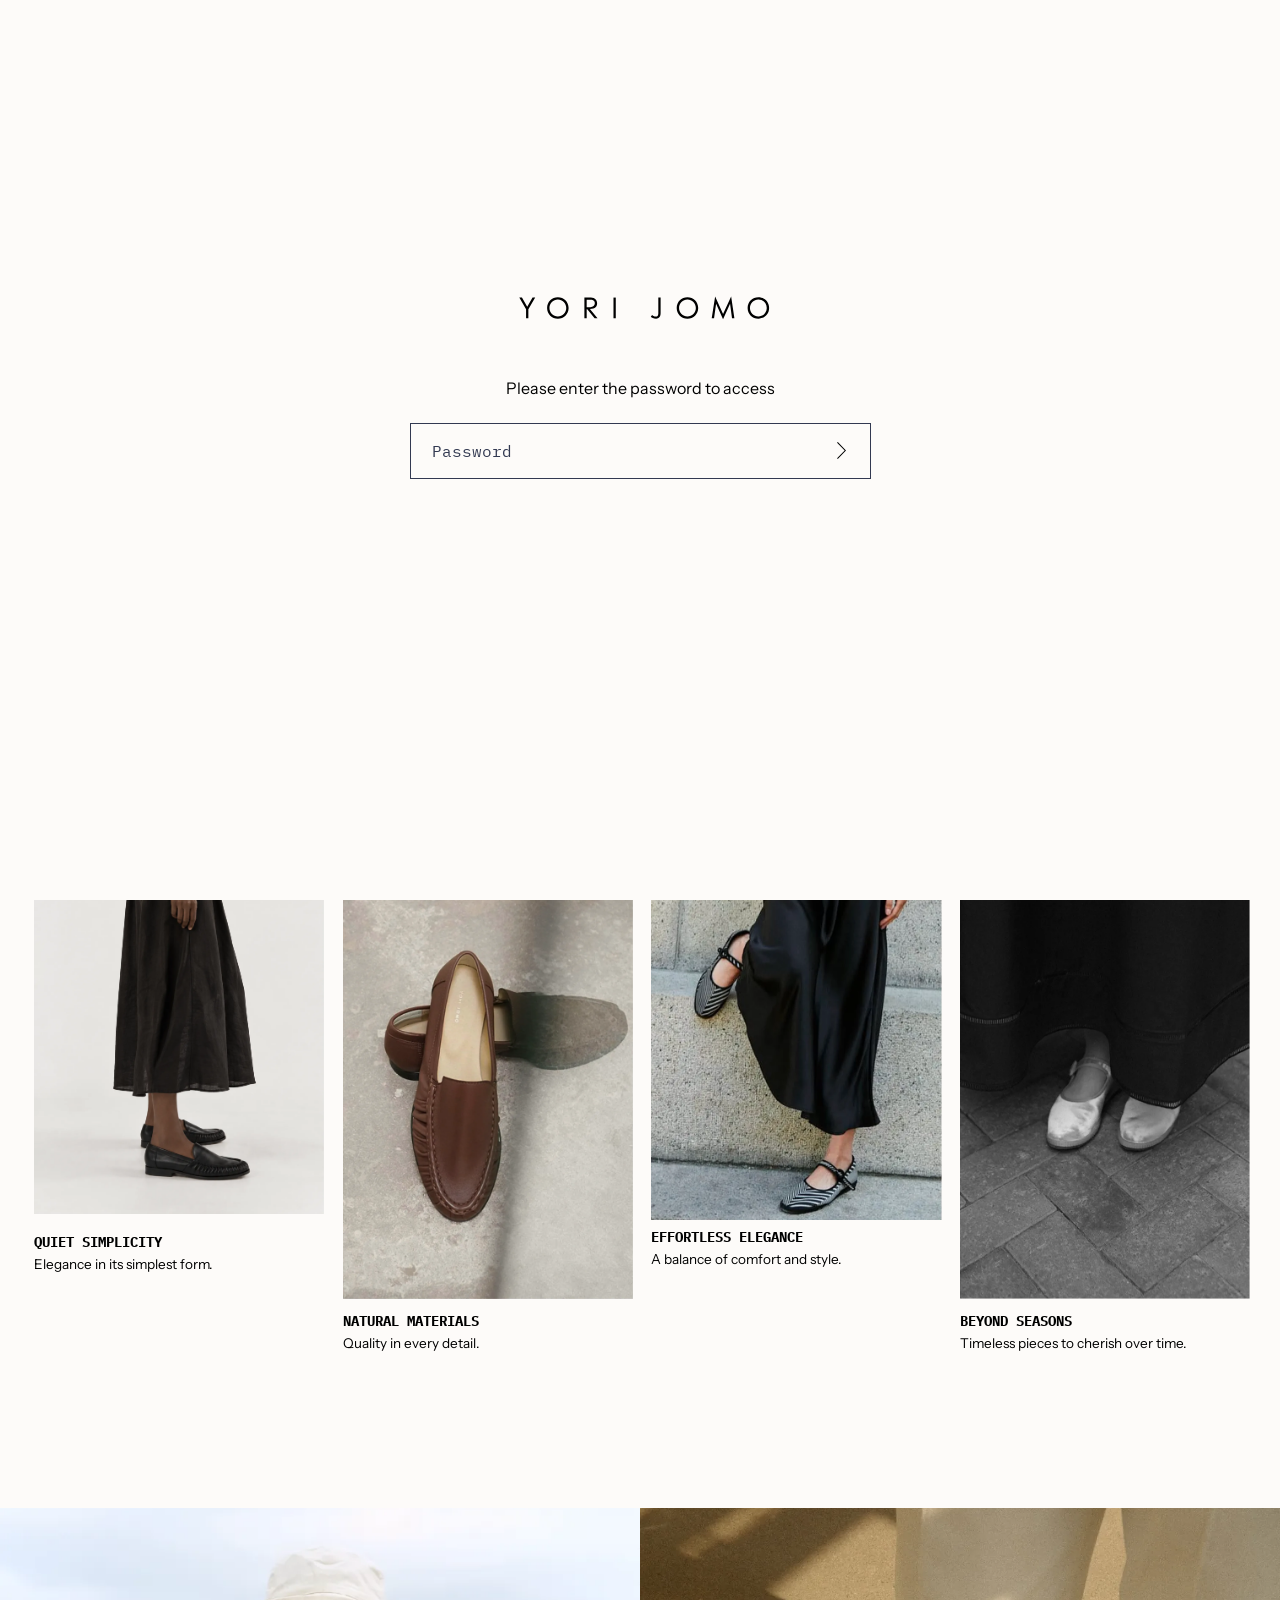
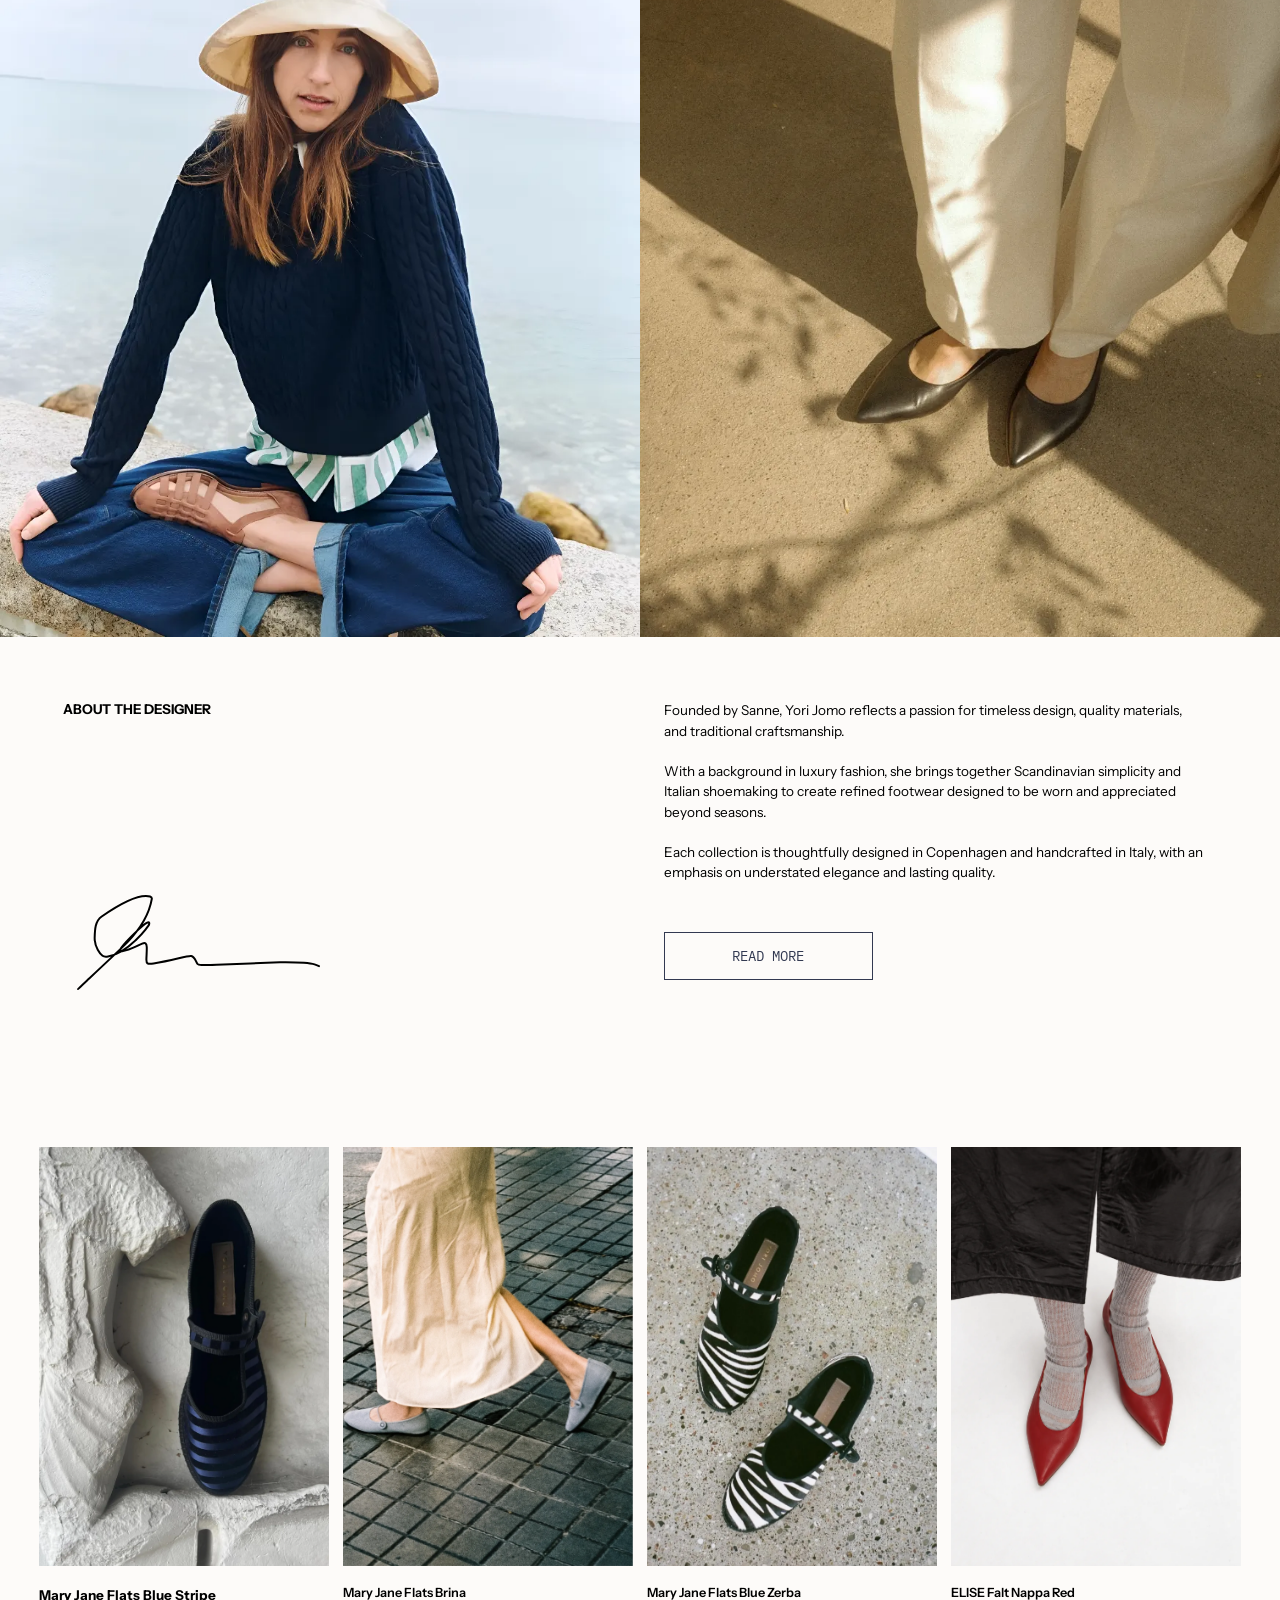
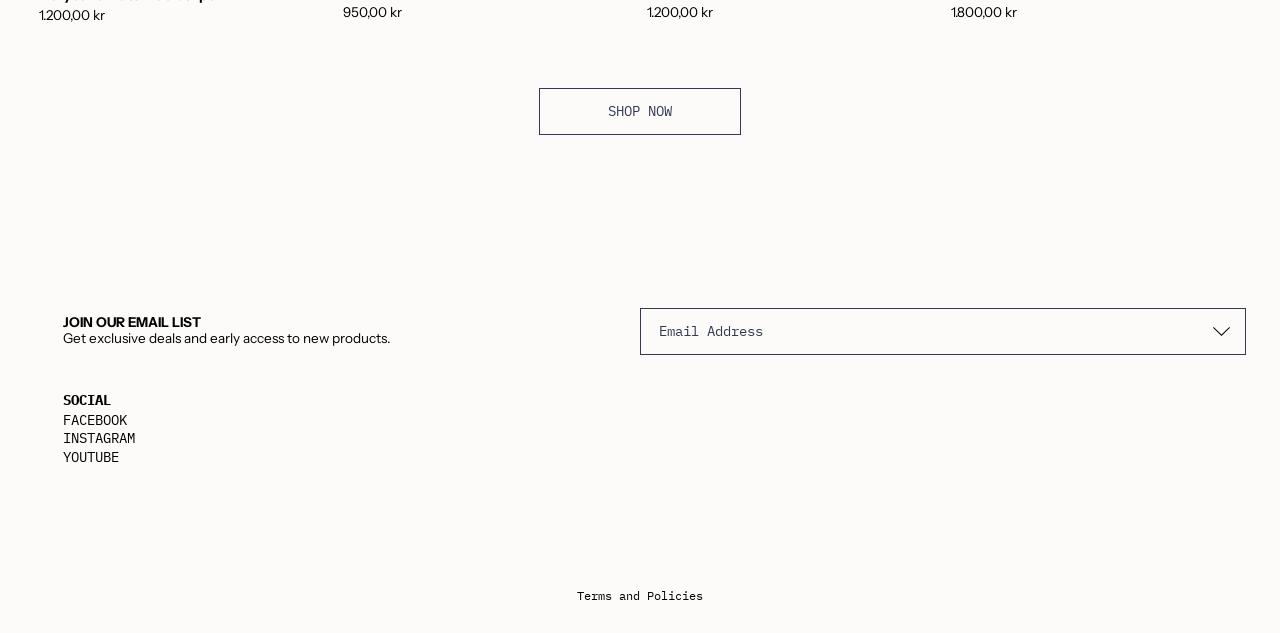
<file: index.html>
<!doctype html>
<html lang="en">
  <head>
    <meta charset="utf-8" />
    <meta name="viewport" content="width=device-width, initial-scale=1" />
    <meta
      name="description"
      content="Yori Jomo — considered footwear, made in Italy."
    />
    <meta name="robots" content="noindex, nofollow, noarchive" />
    <title>Yori Jomo — Considered Footwear</title>
    <link rel="preconnect" href="https://fonts.googleapis.com" />
    <link rel="preconnect" href="https://fonts.gstatic.com" crossorigin />
    <link rel="stylesheet" href="newsletter-popup.css" />
    <link
      href="https://fonts.googleapis.com/css2?family=IBM+Plex+Mono:wght@400;700&family=Instrument+Sans:wght@400;600;700&display=swap"
      rel="stylesheet"
    />
    <link rel="stylesheet" href="styles.css" />
    <script src="script.js" defer></script>
  </head>
  <div class="yori-popup-backdrop" id="yoriPopupBackdrop"></div>

  <section
    class="yori-popup"
    id="yoriPopup"
    role="dialog"
    aria-modal="true"
    aria-labelledby="yoriPopupTitle"
    aria-hidden="true"
  >
    <button
      class="yori-popup__close"
      id="yoriPopupClose"
      type="button"
      aria-label="Close newsletter popup"
    >
      &times;
    </button>

    <div class="yori-popup__image">
      <img src="assets/newsletter-popup.webp" alt="Yori Jomo shoes" />
    </div>

    <div class="yori-popup__content">
      <h2 id="yoriPopupTitle">GET ON THE LIST</h2>

      <p class="yori-popup__description">
        What's inside: New arrivals, exclusive sales, event invites and more
      </p>

      <form class="yori-popup__form" id="yoriPopupForm">
        <input
          type="email"
          placeholder="YOUR EMAIL, PLEASE."
          aria-label="Email address"
          required
        />
        <button type="submit">SIGN UP</button>
      </form>

      <p class="yori-popup__privacy">
        To see how we may use your information, take a look at our
        <a href="#">privacy policy</a>
      </p>
    </div>
  </section>

  <body>
    <main class="page" id="top">
      <section class="hero" aria-labelledby="hero-title">
        <img class="hero__image" src="assets/hero.webp" alt="" />
        <header class="site-header">
          <nav class="header-navigation" aria-label="Main navigation">
            <button
              class="header-navigation__menu-toggle"
              type="button"
              aria-expanded="false"
              aria-controls="primary-navigation"
            >
              MENU
            </button>
            <div class="header-navigation__links" id="primary-navigation">
              <a href="#featured-products">SHOP</a>
              <a href="#designer">ABOUT</a>
              <a href="#categories">RETAIL</a>
              <a href="#footer">CONTACT</a>
            </div>
            <a
              class="header-navigation__logo"
              href="#top"
              aria-label="Yori Jomo home"
            >
              <img src="assets/header-logo.svg" alt="Yori Jomo" />
            </a>
            <div class="header-navigation__actions">
              <span class="header-navigation__currency">DKK</span>
              <button
                class="header-navigation__search-toggle"
                type="button"
                aria-label="Open product search"
                aria-expanded="false"
                aria-controls="site-search"
              >
                <img src="assets/header-search.svg" alt="" />
              </button>
              <a
                class="header-navigation__bag"
                href="#featured-products"
                aria-label="Shop shoes"
              >
                <img src="assets/header-bag.svg" alt="" />
              </a>
            </div>
            <form class="header-search" id="site-search" role="search" hidden>
              <label class="visually-hidden" for="site-search-input"
                >Search shoes</label
              >
              <input
                id="site-search-input"
                type="search"
                placeholder="Search shoes"
              />
            </form>
          </nav>
        </header>
        <div class="hero__copy">
          <h1 id="hero-title">ABOUT<br />YORI JOMO</h1>
          <p>
            “Founded with the idea of creating shoes that feel understated,
            refined, and easy to wear across seasons,<br />
            Yori Jomo combines Scandinavian simplicity with traditional Italian
            shoemaking.”
          </p>
        </div>
        <img class="hero__scroll" src="assets/scroll-indicator.svg" alt="" />
      </section>

      <section class="categories" id="categories" aria-label="Shoes">
        <div class="category-grid">
          <article class="category-card category-card--one">
            <img
              class="category-card__image"
              src="assets/category-1.webp"
              alt=""
            />
            <div class="category-card__caption">
              <p class="category-card__eyebrow">QUIET SIMPLICITY</p>
              <p>Elegance in its simplest form.</p>
            </div>
          </article>
          <article class="category-card category-card--two">
            <img
              class="category-card__image"
              src="assets/category-2.webp"
              alt=""
            />
            <div class="category-card__caption">
              <p class="category-card__eyebrow">NATURAL MATERIALS</p>
              <p>Quality in every detail.</p>
            </div>
          </article>
          <article class="category-card category-card--three">
            <div class="category-card__crop category-card__crop--three">
              <img src="assets/category-3.webp" alt="" />
            </div>
            <div class="category-card__caption">
              <p class="category-card__eyebrow">EFFORTLESS ELEGANCE</p>
              <p>A balance of comfort and style.</p>
            </div>
          </article>
          <article class="category-card category-card--four">
            <div class="category-card__crop category-card__crop--four">
              <img src="assets/category-4.webp" alt="" />
            </div>
            <div class="category-card__caption">
              <p class="category-card__eyebrow">BEYOND SEASONS</p>
              <p>Timeless pieces to cherish over time.</p>
            </div>
          </article>
        </div>
      </section>

      <section class="editorial-images" aria-label="Yori Jomo footwear">
        <img
          class="editorial-images__left"
          src="assets/about-left.webp"
          alt=""
        />
        <div class="editorial-images__right">
          <img src="assets/about-right.webp" alt="" />
        </div>
      </section>

      <section class="designer" id="designer" aria-labelledby="designer-title">
        <h2 id="designer-title">ABOUT THE DESIGNER</h2>
        <img
          class="designer__signature"
          src="assets/designer-signature.svg"
          alt=""
        />
        <div class="designer__copy">
          <div class="designer__quote">
            <p>
              Founded by Sanne, Yori Jomo reflects a passion for timeless
              design, quality materials, and traditional craftsmanship.
            </p>

            <p>
              With a background in luxury fashion, she brings together
              Scandinavian simplicity and Italian shoemaking to create refined
              footwear designed to be worn and appreciated beyond seasons.
            </p>

            <p>
              Each collection is thoughtfully designed in Copenhagen and
              handcrafted in Italy, with an emphasis on understated elegance and
              lasting quality.
            </p>
          </div>
          <button class="outline-button" type="button">READ MORE</button>
        </div>
      </section>

      <section
        class="featured"
        id="featured-products"
        aria-label="Featured shoes"
      >
        <div class="product-grid">
          <article class="product-card product-card--one">
            <img
              class="product-card__image"
              src="assets/featured-1.webp"
              alt=""
            />
            <div class="product-card__details">
              <h3>Mary Jane Flats Blue Stripe</h3>
              <p>1.200,00 kr</p>
            </div>
          </article>
          <article class="product-card product-card--two">
            <img
              class="product-card__image"
              src="assets/featured-2.webp"
              alt=""
            />
            <div class="product-card__details">
              <h3>Mary Jane Flats Brina</h3>
              <p>950,00 kr</p>
            </div>
          </article>
          <article class="product-card product-card--three">
            <img
              class="product-card__image"
              src="assets/featured-3.webp"
              alt=""
            />
            <div class="product-card__details">
              <h3>Mary Jane Flats Blue Zerba</h3>
              <p>1.200,00 kr</p>
            </div>
          </article>
          <article class="product-card product-card--four">
            <img
              class="product-card__image"
              src="assets/featured-4.webp"
              alt=""
            />
            <div class="product-card__details">
              <h3>ELISE Falt Nappa Red</h3>
              <p>1.800,00 kr</p>
            </div>
          </article>
        </div>
        <button class="outline-button" type="button">SHOP NOW</button>
      </section>

      <footer class="footer" id="footer">
        <div class="footer__newsletter">
          <div class="footer__newsletter-copy">
            <p class="footer__heading">JOIN OUR EMAIL LIST</p>
            <p>Get exclusive deals and early access to new products.</p>
          </div>
          <form class="newsletter-form">
            <label class="visually-hidden" for="newsletter-email"
              >Email Address</label
            >
            <input
              id="newsletter-email"
              name="email"
              type="email"
              placeholder="Email Address"
              required
            />
            <button type="submit" aria-label="Submit email address">
              <img src="assets/footer-arrow.svg" alt="" />
            </button>
            <p class="newsletter-form__status" aria-live="polite"></p>
          </form>
        </div>

        <div class="footer__socials">
          <p class="footer__heading">SOCIAL</p>

          <a
            href="https://www.facebook.com/yorijomo/"
            class="footer__social-link footer__social-link--facebook"
            target="_blank"
            rel="noopener noreferrer"
          >
            FACEBOOK
          </a>

          <a
            href="https://www.instagram.com/yorijomo/"
            class="footer__social-link footer__social-link--instagram"
            target="_blank"
            rel="noopener noreferrer"
          >
            INSTAGRAM
          </a>

          <a
            href="https://www.youtube.com/"
            class="footer__social-link footer__social-link--youtube"
            target="_blank"
            rel="noopener noreferrer"
          >
            YOUTUBE
          </a>
        </div>

        <p class="footer__terms">Terms and Policies</p>
      </footer>
    </main>
    <script src="./login.js"></script>
    <script src="./newsletter-popup.js"></script>
  </body>
</html>
</file>
<file: newsletter-popup.css>
.yori-popup-backdrop {
  position: fixed;
  inset: 0;
  background: rgba(0, 0, 0, 0.45);
  z-index: 3500;
  display: none;
}

.yori-popup {
  position: fixed;
  top: 50%;
  left: 50%;
  transform: translate(-50%, -50%);
  z-index: 3600;
  display: none;
  grid-template-columns: 261px minmax(0, 1fr);
  gap: 26px;
  width: min(758px, calc(100% - 32px));
  min-height: 448px;
  padding: 50px 34px 48px;
  background: #fff;
  color: #000;
  box-sizing: border-box;
}

.yori-popup.is-visible {
  display: grid;
}

.yori-popup-backdrop.is-visible {
  display: block;
}

.yori-popup__close {
  position: absolute;
  top: 16px;
  right: 16px;
  border: none;
  background: none;
  color: #000;
  font-size: 28px;
  font-weight: 400;
  line-height: 1;
  cursor: pointer;
}

.yori-popup__image img {
  display: block;
  width: 261px;
  height: 350px;
  object-fit: cover;
}

.yori-popup__content {
  display: flex;
  min-width: 0;
  flex-direction: column;
  align-items: stretch;
}

.yori-popup__content h2 {
  margin: 40px 0 30px;
  font-family: "Instrument Sans", sans-serif;
  font-size: 40px;
  font-weight: 400;
  line-height: 1;
  text-align: center;
}

.yori-popup__description {
  margin: 0;
  font-family: "Instrument Sans", sans-serif;
  font-size: 16px;
  line-height: 24px;
  text-align: center;
}

.yori-popup__form {
  display: grid;
  grid-template-columns: minmax(0, 1fr) 96px;
  align-items: end;
  gap: 8px;

  width: 90%;
  margin: 80px auto 0;
}

.yori-popup__form input {
  flex: 1;
  width: 100%;
  min-width: 0;
  height: 35px;
  box-sizing: border-box;
  border: 0;
  border-bottom: 1px solid #000;
  border-radius: 0;
  padding: 8px 0;
  background: transparent;
  font-family: "IBM Plex Mono", monospace;
  font-size: 12px;
  outline: none;
}

.yori-popup__form input::placeholder {
  color: #686767;
}

.yori-popup__form button {
  flex: 0 0 96px;
  height: 35px;
  border: 0;
  background: #101010;
  color: #fdfbf9;
  font-family: "IBM Plex Mono", monospace;
  font-size: 12px;
  cursor: pointer;
}

.yori-popup__privacy {
  margin: 17px 0 0;
  width: 100%;
  color: rgba(0, 0, 0, 0.5);
  font-family: "Instrument Sans", sans-serif;
  font-size: 11px;
  line-height: 1.3;
  text-align: center;
}

.yori-popup__privacy a {
  color: inherit;
  font-style: italic;
  text-decoration: underline;
}

@media (max-width: 650px) {
  .yori-popup {
    grid-template-columns: 1fr;
    gap: 20px;
    padding: 60px 22px 60px;
    max-height: 90dvh;
    overflow-y: auto;
  }

  .yori-popup__image img {
    width: 100%;
    height: 180px;
  }

  .yori-popup__content h2 {
    margin: 2 0 20px;
    font-size: clamp(26px, 7vw, 36px);
  }

  .yori-popup__description {
    font-size: 14px;
    line-height: 1.4;
    margin-bottom: 40px;
  }

  .yori-popup__form {
    margin-top: 28px;
  }

  .yori-popup__form input {
    font-size: 12px;
  }
}
</file>
<file: styles.css>
:root {
  --color-background: #fdfbf9;
  --color-navy: #323951;
  --color-text: #000;
  --color-white: #fdfbf9;
  --font-body: "Instrument Sans", sans-serif;
  --font-mono: "IBM Plex Mono", monospace;
  --spacing-6: 24px;
}

* {
  box-sizing: border-box;
}

html {
  min-width: 0;
  scroll-behavior: smooth;
}

body {
  min-width: 0;
  margin: 0;
  background: var(--color-background);
  color: var(--color-text);
  font-family: var(--font-body);
  font-size: 16px;
  font-weight: 400;
}

p,
h1,
h2,
h3 {
  margin: 0;
}

button,
input {
  font: inherit;
}

.page {
  position: relative;
  width: 100%;
  max-width: 1890px;
  margin: 0 auto;
  overflow: hidden;
  background: var(--color-background);
  container-type: inline-size;
}

.hero {
  position: relative;
  height: clamp(620px, 64.9471cqi, 1228px);
  overflow: hidden;
}

.hero__image {
  position: absolute;
  top: 0;
  left: -1.7857%;
  display: block;
  width: 103.5714%;
  height: 85%;
  object-fit: fill;
}

.site-header {
  position: absolute;
  z-index: 2;
  inset: 0 0 auto;
  height: clamp(56px, 4.8942cqi, 92.5px);
  padding-inline: clamp(20px, 2.6455cqi, 50px);
  color: var(--color-white);
}

.header-navigation {
  position: relative;
  display: flex;
  width: 100%;
  height: 100%;
  align-items: center;
  justify-content: space-between;
}

.header-navigation__links {
  display: flex;
  align-items: center;
  gap: 3.5714cqi;
}

.header-navigation__menu-toggle {
  display: none;
}

.header-navigation__links a,
.header-navigation__currency {
  color: inherit;
  font-family: var(--font-mono);
  font-size: clamp(9px, 0.9921cqi, 18.75px);
  font-weight: 400;
  line-height: 1;
  text-decoration: none;
}

.header-navigation__links a:nth-child(1) {
  width: 3.0423cqi;
}

.header-navigation__links a:nth-child(2),
.header-navigation__links a:nth-child(3) {
  width: 4.1005cqi;
}

.header-navigation__links a:nth-child(4) {
  width: 5.2248cqi;
}

.header-navigation__links a {
  transition: font-weight 160ms ease;
}

.header-navigation__links a:hover {
  font-weight: 700;
}

.header-navigation__links a:focus-visible,
.header-navigation__logo:focus-visible,
.header-navigation__bag:focus-visible,
.header-navigation__search-toggle:focus-visible {
  outline: 1px solid currentColor;
  outline-offset: 5px;
}

.header-navigation__logo {
  position: absolute;
  top: 50%;
  left: 50%;
  display: block;
  width: max-content;
  transform: translate(-50%, -50%)
    scale(clamp(1, calc(100cqi / 889.4px), 2.125));
}

.header-navigation__logo img,
.header-navigation__search-toggle img,
.header-navigation__bag img {
  display: block;
  height: auto;
}

.header-navigation__actions {
  display: flex;
  align-items: center;
  gap: clamp(12px, 1.72cqi, 32px);
}

.header-navigation__currency {
  display: inline-flex;
  align-items: center;
  gap: 8px;
  padding: 5px 0;
  border: 0;
  background: transparent;
  color: inherit;
  font-family: var(--font-mono);
  font-size: clamp(9px, 0.9921cqi, 18.75px);
  font-weight: 400;
  line-height: 1;
  white-space: nowrap;
  cursor: pointer;
}

.header-navigation__search-toggle,
.header-navigation__bag {
  display: grid;
  width: clamp(14px, 1.3254cqi, 25px);
  height: clamp(16px, 1.59cqi, 30px);
  flex: 0 0 auto;
  place-items: center;
  padding: 0;
  border: 0;
  background: transparent;
  color: inherit;
  cursor: pointer;
}

.header-navigation__search-toggle img {
  transform: scale(clamp(1.08, calc(100cqi / 771.4px), 2.45));
}

.header-navigation__bag img {
  transform: scale(clamp(1.07, calc(100cqi / 964.3px), 1.96));
}

.header-search {
  position: absolute;
  top: calc(100% - 4px);
  right: 0;
  width: clamp(220px, 26.5cqi, 500px);
  padding: 10px 14px;
  background: #fdfbf9;
}

.header-search[hidden] {
  display: none;
}

.header-search input {
  width: 100%;
  border: 0;
  outline: 0;
  background: transparent;
  color: #000;
  font-family: var(--font-mono);
  font-size: clamp(12px, 0.98cqi, 18px);
}
.header-search input::placeholder {
  color: #000;
  opacity: 1;
}

.header-search input::-webkit-search-cancel-button {
  filter: brightness(0);
}

.hero__copy {
  position: absolute;
  top: 51.69%;
  left: 2.6455%;
  width: 52.05%;
  color: var(--color-white);
}

.hero__copy h1 {
  margin-bottom: clamp(8px, 0.794cqi, 15px);
  font-size: clamp(24px, 2.1164cqi, 40px);
  font-weight: 700;
  line-height: normal;
}

.hero__copy p {
  font-size: clamp(12px, 1.0582cqi, 20px);
  line-height: var(--spacing-6);
}

.hero__scroll {
  position: absolute;
  bottom: 18%;
  left: 50%;
  display: block;
  transform: translateX(-50%) scale(clamp(0.5, calc(100cqi / 1512px), 1.25));
}

.categories {
  position: relative;
  width: 100%;
  height: clamp(500px, 62.2354cqi, 1176px);
  margin-top: -200px;
  margin-bottom: 80px;
  overflow: hidden;
}

.category-grid {
  position: absolute;
  top: 5.6878cqi;
  right: 2.315cqi;
  left: 2.6455cqi;
  display: grid;
  grid-template-columns: repeat(4, minmax(0, 1fr));
  align-items: start;
  column-gap: 1.46cqi;
}

.category-card {
  display: flex;
  min-width: 0;
  flex-direction: column;
  align-items: flex-start;
}

.category-card__image,
.category-card__crop {
  display: block;
  width: 100%;
  aspect-ratio: 0.6715;
  object-fit: cover;
}

.category-card--one {
  margin-top: 6.116cqi;
}

.category-card--one .category-card__caption {
  margin-top: clamp(12px, 1.521cqi, 28px);
}

.category-card--two {
  padding-top: 12.698cqi;
}

.category-card--two .category-card__caption,
.category-card--four .category-card__caption {
  margin-top: clamp(10px, 1.124cqi, 21px);
}

.category-card--three {
  margin-top: 6.58cqi;
}

.category-card__crop {
  position: relative;
  overflow: hidden;
}

.category-card__crop img {
  display: block;
  position: static;
  width: 100%;
  height: 100%;
  max-width: 100%;
  object-fit: cover;
  object-position: center;
}

.category-card--three .category-card__caption {
  margin-top: clamp(7px, 0.6614cqi, 12.5px);
}

.category-card--four {
  padding-top: 12.698cqi;
}

.category-card__caption {
  width: 100%;
  font-size: clamp(11px, 1.0582cqi, 20px);
  line-height: 1.5;
}

.category-card__eyebrow {
  height: 1.5em;
  font-family: var(--font-mono);
  font-size: inherit;
  font-weight: 700;
  line-height: 1.25;
}

.editorial-images {
  display: grid;
  width: 100%;
  height: 56.9444cqi;
  grid-template-columns: repeat(2, minmax(0, 1fr));
  grid-template-rows: minmax(0, 1fr);
}

.editorial-images__left,
.editorial-images__right {
  display: block;
  min-height: 0;
  width: 100%;
  height: 100%;
}

.editorial-images__left {
  object-fit: cover;
  object-position: bottom;
}

.editorial-images__right {
  position: relative;
  overflow: hidden;
}

.editorial-images__right img {
  position: absolute;
  top: -3.52%;
  left: -0.93%;
  width: 100.93%;
  height: 106.07%;
}

.designer {
  position: relative;
  width: 100%;
  height: clamp(350px, 33.5979cqi, 638px);
  overflow: hidden;
  margin-bottom: 80px;
}

.designer h2 {
  position: absolute;
  top: 14.57%;
  left: 4.8942%;
  font-size: clamp(12px, 1.0582cqi, 20px);
  font-weight: 700;
  line-height: 1.5;
}

.designer__signature {
  position: absolute;
  top: 60%;
  left: 6.018cqi;
  display: block;
  transform: scale(clamp(0.5, calc(100cqi / 1512px), 1.25));
  transform-origin: top left;
}

.designer__copy {
  position: absolute;
  top: 14.764%;
  left: 51.852%;
  display: flex;
  width: 42.328%;
  flex-direction: column;
  gap: 50px;
}

.designer__quote {
  height: auto;
  overflow: hidden;
  font-size: clamp(12px, 1.0582cqi, 20px);
  line-height: 1.5;
}

.designer__quote p {
  margin: 0 0 20px;
}

.designer__quote p:last-child {
  margin-bottom: 0;
}

.outline-button {
  display: inline-flex;
  width: max-content;
  min-height: clamp(42px, 3.6376cqi, 68.75px);
  align-items: center;
  justify-content: center;
  padding: clamp(10px, 1.0582cqi, 20px) clamp(32px, 5.291cqi, 100px);
  border: 1px solid var(--color-navy);
  background: transparent;
  color: var(--color-navy);
  font-family: var(--font-mono);
  font-size: clamp(12px, 1.0582cqi, 20px);
  font-weight: 400;
  line-height: normal;
  text-decoration: none;
  white-space: nowrap;
  cursor: pointer;
  transition:
    background-color 0.25s ease,
    color 0.25s ease;
}

.outline-button:hover {
  background-color: #000;
  color: #fff;
}

.outline-button:focus-visible {
  outline: 2px solid var(--color-navy);
  outline-offset: 3px;
}

.featured {
  display: flex;
  width: 100%;
  margin-top: clamp(32px, 2.6455cqi, 50px);
  margin-bottom: clamp(100px, 11.5741cqi, 219px);
  flex-direction: column;
  align-items: center;
  gap: clamp(44px, 4.8942cqi, 92.5px);
}

.product-grid {
  display: grid;
  width: 93.9%;
  grid-template-columns: repeat(4, minmax(0, 1fr));
  align-items: start;
  gap: 1.1973%;
}

.product-card {
  display: flex;
  min-width: 0;
  flex-direction: column;
  gap: clamp(14px, 1.455cqi, 22px);
}

.product-card[hidden] {
  display: none;
}

.product-card__image {
  display: block;
  width: 100%;
  aspect-ratio: 0.6911;
  object-fit: cover;
}

.product-card__details {
  width: 100%;
}

.product-card__details h3 {
  font-size: clamp(11px, 0.9921cqi, 18.75px);
  font-weight: 600;
  line-height: 1.333;
}

.product-card--one .product-card__details h3 {
  font-size: clamp(12px, 1.0582cqi, 20px);
  font-weight: 700;
  line-height: 1.5;
}

.product-card__details p {
  font-size: clamp(11px, 1.0582cqi, 20px);
  line-height: 1.5;
}

.footer {
  position: relative;
  width: 100%;
  height: clamp(320px, 25.1984cqi, 476px);
  margin-top: 0;
  margin-bottom: 27px;
  overflow: hidden;
}

.footer__newsletter-copy {
  position: absolute;
  top: 9.449%;
  left: 4.8942%;
  width: 27.1825%;
  font-size: clamp(11px, 1.0582cqi, 20px);
  line-height: normal;
}

.footer__heading {
  font-weight: 700;
}

.newsletter-form {
  position: absolute;
  top: 7.6129%;
  left: 50%;
  right: 2.6455%;
  width: auto;
  height: clamp(44px, 3.7037cqi, 70px);
  border: 1px solid var(--color-navy);
}

.newsletter-form input {
  width: 100%;
  height: 100%;
  padding: 0 clamp(42px, 3.7037cqi, 70px) 0 clamp(14px, 1.389cqi, 26px);
  border: 0;
  border-radius: 0;
  outline: 0;
  background: transparent;
  color: var(--color-navy);
  font-family: var(--font-mono);
  font-size: clamp(12px, 1.0582cqi, 20px);
}

.newsletter-form input::placeholder {
  color: var(--color-navy);
  opacity: 1;
}

.newsletter-form:focus-within {
  outline: 1px solid var(--color-navy);
  outline-offset: 2px;
}

.newsletter-form button {
  position: absolute;
  top: 0;
  right: 0;
  display: grid;
  width: clamp(44px, 3.7037cqi, 70px);
  height: 100%;
  place-items: center;
  padding: 0;
  border: 0;
  background: transparent;
  cursor: pointer;
}

.newsletter-form button img {
  display: block;
  transform: rotate(-90deg) scale(clamp(0.5, calc(100cqi / 1512px), 1.25));
}

.newsletter-form__status {
  position: absolute;
  top: calc(100% + 6px);
  left: 0;
  color: var(--color-navy);
  font-size: clamp(10px, 0.794cqi, 15px);
}

.footer__socials {
  position: absolute;
  top: 33.07%;
  left: 4.8942%;
  width: clamp(160px, 14.22cqi, 215px);
  font-family: var(--font-mono);
  font-size: clamp(11px, 1.0582cqi, 20px);
  line-height: 1.5625;
}

.footer__social-link {
  position: absolute;
  left: 0;
  color: inherit;
  text-decoration: none;
  font-weight: 400;
  cursor: pointer;
}
.footer__social-link:visited {
  color: inherit;
}

.footer__social-link:hover {
  font-weight: 700;
}

.footer__social-link--facebook {
  top: 1.5873cqi;
}

.footer__social-link--instagram {
  top: 2.9762cqi;
}

.footer__social-link--youtube {
  top: 4.4974cqi;
}

.footer__copyright,
.footer__terms {
  position: absolute;
  font-family: var(--font-mono);
  font-size: 12px;
  line-height: 1.1875;
}

.footer__copyright {
  bottom: 5%;
  left: 4.8942%;
  transform: translateY(100%);
}

.footer__copyright a {
  color: inherit;
}

.footer__terms {
  bottom: 5%;
  left: 50%;
  transform: translate(-50%, 100%);
}

.visually-hidden {
  position: absolute;
  width: 1px;
  height: 1px;
  padding: 0;
  overflow: hidden;
  clip: rect(0, 0, 0, 0);
  white-space: nowrap;
  border: 0;
}

@media (max-width: 900px) {
  .site-header {
    padding-inline: 20px;
  }

  .header-navigation__menu-toggle {
    display: block;
    padding: 0;
    border: 0;
    background: transparent;
    color: inherit;
    font-family: var(--font-mono);
    font-size: 13px;
    line-height: 1;
    cursor: pointer;
  }

  .header-navigation__menu-toggle:focus-visible {
    outline: 1px solid currentColor;
    outline-offset: 5px;
  }

  .header-navigation__links {
    position: absolute;
    z-index: 3;
    top: calc(100% - 4px);
    left: -20px;
    display: none;
    width: 100vw;
    flex-direction: column;
    align-items: flex-start;
    gap: 16px;
    padding: 20px 42px 40px;
    background: #fdfbf9;
  }

  .header-navigation__links.is-open {
    display: flex;
  }

  .header-navigation__links a {
    width: auto;
    font-size: 13px;
    color: #333;
  }

  .header-navigation__logo {
    transform: translate(-50%, -50%)
      scale(clamp(1, calc(100cqi / 889.4px), 1.2));
  }

  .header-navigation__actions {
    gap: clamp(10px, 1.7cqi, 16px);
  }

  .hero__copy {
    width: 68%;
  }

  .category-card__caption {
    font-size: clamp(10px, 1.4cqi, 13px);
  }

  .designer__quote {
    line-height: 1.5;
  }

  .footer__socials {
    width: 32%;
  }
}

@media (min-width: 601px) and (max-width: 900px) {
  .hero {
    height: clamp(762px, calc(126.63vw + 1px), 1014px);
  }

  .hero__image {
    top: 0;
    left: 0;
    width: 100%;
    height: 100%;
    object-fit: cover;
  }

  .site-header {
    height: 80px;
    padding-inline: clamp(24px, 5.25vw, 42px);
  }

  .header-navigation__menu-toggle {
    font-size: 13px;
  }

  .header-navigation__logo {
    transform: translate(-50%, -50%);
  }

  .header-navigation__logo img {
    width: clamp(180px, 36.625vw, 293px);
  }

  .header-navigation__actions {
    gap: clamp(14px, 2.5vw, 24px);
  }

  .header-navigation__currency {
    font-size: 13px;
  }

  .header-navigation__search-toggle,
  .header-navigation__bag {
    width: 20px;
    height: 22px;
  }

  .header-navigation__links {
    left: calc(-1 * clamp(24px, 5.25vw, 42px));
  }
  .hero__copy {
    top: 63%;
    left: 5%;
    width: 70%;
  }

  .hero__copy h1 {
    margin-bottom: 15px;
    font-size: 28px;
    line-height: 1.05;
  }

  .hero__copy p {
    max-width: 595px;
    font-size: 14px;
    line-height: 1.35;
  }

  .hero__scroll {
    bottom: 4%;
    transform: translateX(-50%);
  }

  .categories {
    height: clamp(430px, 61.875cqi, 557px);
    margin-top: clamp(-200px, calc(1600px - 200vw), 0px);
    margin-bottom: clamp(-15px, calc(-775px + 95vw), 80px);
    overflow: visible;
  }

  .category-grid {
    top: 0;
    column-gap: 1.46cqi;
  }

  .category-card__caption {
    font-size: 14px;
    line-height: 1.3;
  }

  .editorial-images {
    height: 56.95cqi;
  }

  .designer {
    height: auto;
    min-height: clamp(393px, calc(1009px - 80.2vw), 527px);
    overflow: visible;
  }

  .designer h2 {
    top: 14.57%;
    left: 4.9%;
    font-size: 20px;
    line-height: 1.25;
  }

  .designer__signature {
    top: 80%;
    left: 6.1%;
    transform: scale(clamp(0.5, calc(100cqi / 1512px), 1.25));
  }

  .designer__copy {
    top: 14.76%;
    left: 51.85%;
    width: 42.3%;
    gap: 40px;
  }

  .designer__quote {
    height: auto;
    overflow: visible;
    font-size: 12px;
    line-height: 1.35;
  }

  .outline-button {
    min-height: 34px;
    padding: 8px 24px;
    font-size: 12px;
  }

  .featured {
    margin-top: clamp(32px, calc(59px - 3vw), 35px);
    margin-bottom: clamp(70px, calc(-170px + 30vw), 100px);
    gap: 44px;
  }

  .product-grid {
    width: calc(100% - 46px);
    column-gap: 12px;
  }

  .product-card {
    gap: 12px;
  }

  .product-card__details h3,
  .product-card--one .product-card__details h3,
  .product-card__details p {
    font-size: 13px;
    line-height: 1.35;
  }

  .footer {
    width: 100%;
    height: clamp(260px, calc(-700px + 120vw), 380px);
    margin-bottom: 8px;
  }

  .footer__newsletter-copy {
    top: 19px;
    left: 5%;
    width: 32%;
    font-size: 12px;
    line-height: 1.35;
  }

  .newsletter-form {
    top: 15px;
    left: 50%;
    right: 5%;
    width: auto;
    height: 30px;
  }

  .newsletter-form input {
    padding-inline: 12px 42px;
    font-size: 12px;
  }

  .newsletter-form button {
    width: 38px;
  }

  .footer__socials {
    top: 40%;
    left: 5%;
    width: 30%;
    font-size: 12px;
    line-height: 1.55;
  }

  .footer__social-link--facebook {
    top: 19px;
  }

  .footer__social-link--instagram {
    top: 38px;
  }

  .footer__social-link--youtube {
    top: 57px;
  }

  .footer__copyright,
  .footer__terms {
    bottom: 4px;
    font-size: 11px;
    transform: none;
  }

  .footer__copyright {
    left: 5%;
  }

  .footer__terms {
    left: 50%;
  }
}

@media (max-width: 600px) {
  .hero {
    height: clamp(680px, calc(945px - 30.48vw), 826px);
  }

  .hero__image {
    top: 0;
    left: 0;
    width: 100%;
    height: 100%;
    object-fit: cover;
  }

  .site-header {
    inset: 8px 0 auto;
    height: 41px;
    padding-inline: 20px;
  }

  .header-navigation__menu-toggle {
    font-size: 12px;
  }

  .header-navigation__links {
    left: -20px;
    min-width: 440px;
    padding: 18px 20px;
  }

  .header-navigation__links a {
    font-size: 12px;
  }

  .header-navigation__logo {
    transform: translate(-50%, -50%);
  }

  .header-navigation__logo img {
    width: clamp(126px, 38.2vw, 149px);
  }

  .header-navigation__actions {
    gap: 12px;
  }

  .header-navigation__currency {
    font-size: 11px;
  }

  .header-navigation__actions {
    gap: 6px;
  }

  .header-navigation__currency {
    gap: 5px;
  }

  .header-navigation__search-toggle,
  .header-navigation__bag {
    width: 17px;
    height: 19px;
  }

  .header-search {
    top: calc(100% + 4px);
    width: min(300px, calc(100vw - 40px));
  }

  .hero__copy {
    top: 68%;
    left: 7.7%;
    width: 84.6%;
  }

  .hero__copy h1 {
    margin-bottom: 15px;
    font-size: 24px;
    line-height: 1.05;
  }

  .hero__copy p {
    font-size: 12px;
    line-height: 1.3;
  }

  .hero__copy p br {
    display: none;
  }

  .hero__scroll {
    bottom: 2%;
    transform: translateX(-50%);
  }

  .categories {
    height: auto;
    margin: 0;
    padding: 45px 21px 42px;
    overflow: visible;
  }

  .category-grid {
    position: static;
    grid-template-columns: repeat(2, minmax(0, 1fr));
    gap: 14px 20px;
  }

  .category-card--one {
    order: 1;
  }

  .category-card--three {
    order: 2;
  }

  .category-card--two {
    order: 3;
  }

  .category-card--four {
    order: 4;
  }

  .category-card,
  .category-card--one,
  .category-card--three {
    margin: 0;
  }

  .category-card--two,
  .category-card--four {
    padding-top: 0;
  }

  .category-card__image,
  .category-card__crop {
    aspect-ratio: 173 / 258;
  }

  .category-card__caption,
  .category-card--one .category-card__caption,
  .category-card--two .category-card__caption,
  .category-card--three .category-card__caption,
  .category-card--four .category-card__caption {
    margin-top: 8px;
    font-size: 14px;
    line-height: 1.35;
  }

  .category-card__eyebrow {
    height: auto;
    margin-bottom: 2px;
  }

  .editorial-images {
    height: auto;
    grid-template-columns: minmax(0, 1fr);
    grid-template-rows: auto auto;
  }

  .editorial-images__left,
  .editorial-images__right {
    height: auto;
    aspect-ratio: 375 / 427;
  }

  .editorial-images__left {
    object-fit: cover;
  }

  .designer {
    display: grid;
    grid-template-columns: minmax(0, 1fr);
    height: auto;
    min-height: 0;
    row-gap: 18px;
    padding: 44px 33px 14px;
    overflow: visible;
  }

  .designer h2,
  .designer__quote,
  .designer__signature {
    position: static;
    width: auto;
    height: auto;
    transform: none;
  }

  .designer h2 {
    grid-row: 1;
    font-size: 18px;
    line-height: 1.25;
  }

  .designer__copy {
    display: contents;
  }

  .designer__quote {
    grid-row: 2;
    overflow: visible;
    font-size: 12px;
    line-height: 1.4;
  }

  .designer__signature {
    grid-row: 3;
    width: 128px;
    max-width: 45%;
    margin-top: 30px;
    margin-bottom: 30px;
  }

  .designer .outline-button {
    grid-row: 4;
    justify-self: start;
  }

  .outline-button {
    min-height: 34px;
    padding: 8px 22px;
    font-size: 12px;
  }

  .featured {
    margin-top: 50px;
    margin-bottom: 44px;
    gap: 32px;
  }

  .product-grid {
    width: calc(100% - 56px);
    grid-template-columns: repeat(2, minmax(0, 1fr));
    column-gap: 8px;
    row-gap: 14px;
  }

  .product-card {
    gap: 8px;
  }

  .product-card__details h3,
  .product-card--one .product-card__details h3,
  .product-card__details p {
    font-size: 12px;
    line-height: 1.3;
  }

  .footer {
    width: 100%;
    height: 431px;
    margin: 0 0 8px;
    overflow: hidden;
    margin-top: 80px;
  }

  .footer__newsletter-copy {
    position: static;
    width: auto;
    padding-inline: 12px;
    font-size: 12px;
    line-height: 1.4;
  }

  .newsletter-form {
    position: relative;
    top: auto;
    left: auto;
    right: auto;
    width: calc(100% - 24px);
    height: 50px;
    margin: 40px 12px 0;
  }

  .newsletter-form input {
    padding-inline: 8px 44px;
    font-size: 12px;
  }

  .newsletter-form button {
    width: 40px;
  }

  .footer__socials {
    top: 168px;
    left: 12px;
    width: 48%;
    font-size: 12px;
    line-height: 1.55;
  }

  .footer__social-link--facebook {
    top: 19px;
  }

  .footer__social-link--instagram {
    top: 38px;
  }

  .footer__social-link--youtube {
    top: 57px;
  }

  .footer__copyright,
  .footer__terms {
    bottom: 28px;
    left: 50%;
    font-size: 10px;
    text-align: center;
    transform: translateX(-50%);
  }

  .footer__terms {
    bottom: 12px;
  }
}

@media (min-width: 801px) and (max-width: 900px) {
  .hero {
    height: clamp(620px, calc(4166px - 394vw), 1014px);
  }

  .designer {
    min-height: clamp(372px, calc(561px - 21vw), 393px);
  }
}

@media (max-width: 350px) {
  .header-navigation__logo img {
    width: 120px;
  }
}
</file>
